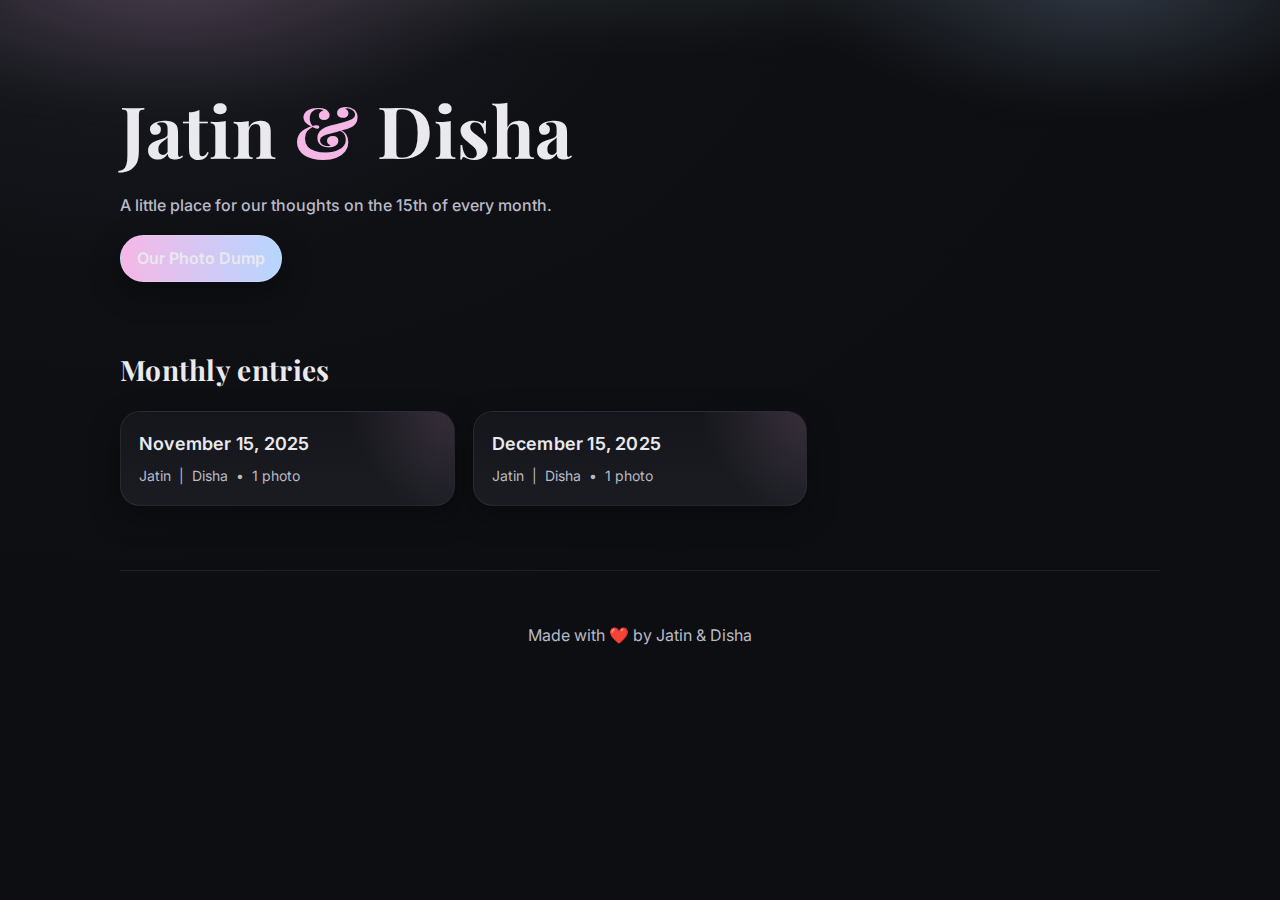
<file: index.html>
<!DOCTYPE html>
<html lang="en">
<head>
  <meta charset="utf-8" />
  <meta name="viewport" content="width=device-width, initial-scale=1" />
  <title>Jatin & Disha — Our Journal</title>
  <link rel="preconnect" href="https://fonts.gstatic.com" crossorigin>
  <link href="https://fonts.googleapis.com/css2?family=Playfair+Display:wght@500;700&family=Inter:wght@400;500;600&display=swap" rel="stylesheet">
  <link rel="stylesheet" href="styles/main.css" />
</head>
<body>
  <header class="site-hero">
    <div class="hero-inner container">
      <h1 class="brand">Jatin <span>&amp;</span> Disha</h1>
      <p class="tagline">A little place for our thoughts on the 15th of every month.</p>
      <div class="hero-actions">
        <a class="cta-btn" href="photos/index.html">Our Photo Dump</a>
      </div>
    </div>
    <div class="hero-gradient"></div>
  </header>

  <main class="container section">
    <h2 class="section-title">Monthly entries</h2>
    <div class="card-grid">
      <!-- Current month -->
      <a class="month-card" href="entries/2025-11-15/index.html">
        <div class="month-card-body">
          <div class="month-label">November 15, 2025</div>
          <div class="month-sub">Jatin &nbsp;|&nbsp; Disha &nbsp;•&nbsp; 1 photo</div>
        </div>
      </a>

      <!-- Next month (create when ready and keep link to index.html to avoid folder listing) -->
      <a class="month-card" href="entries/2025-12-15/index.html">
        <div class="month-card-body">
          <div class="month-label">December 15, 2025</div>
          <div class="month-sub">Jatin &nbsp;|&nbsp; Disha &nbsp;•&nbsp; 1 photo</div>
        </div>
      </a>
    </div>
  </main>

  <footer class="site-footer container">
    <p>Made with ❤️ by Jatin &amp; Disha</p>
  </footer>
</body>
</html>
</file>
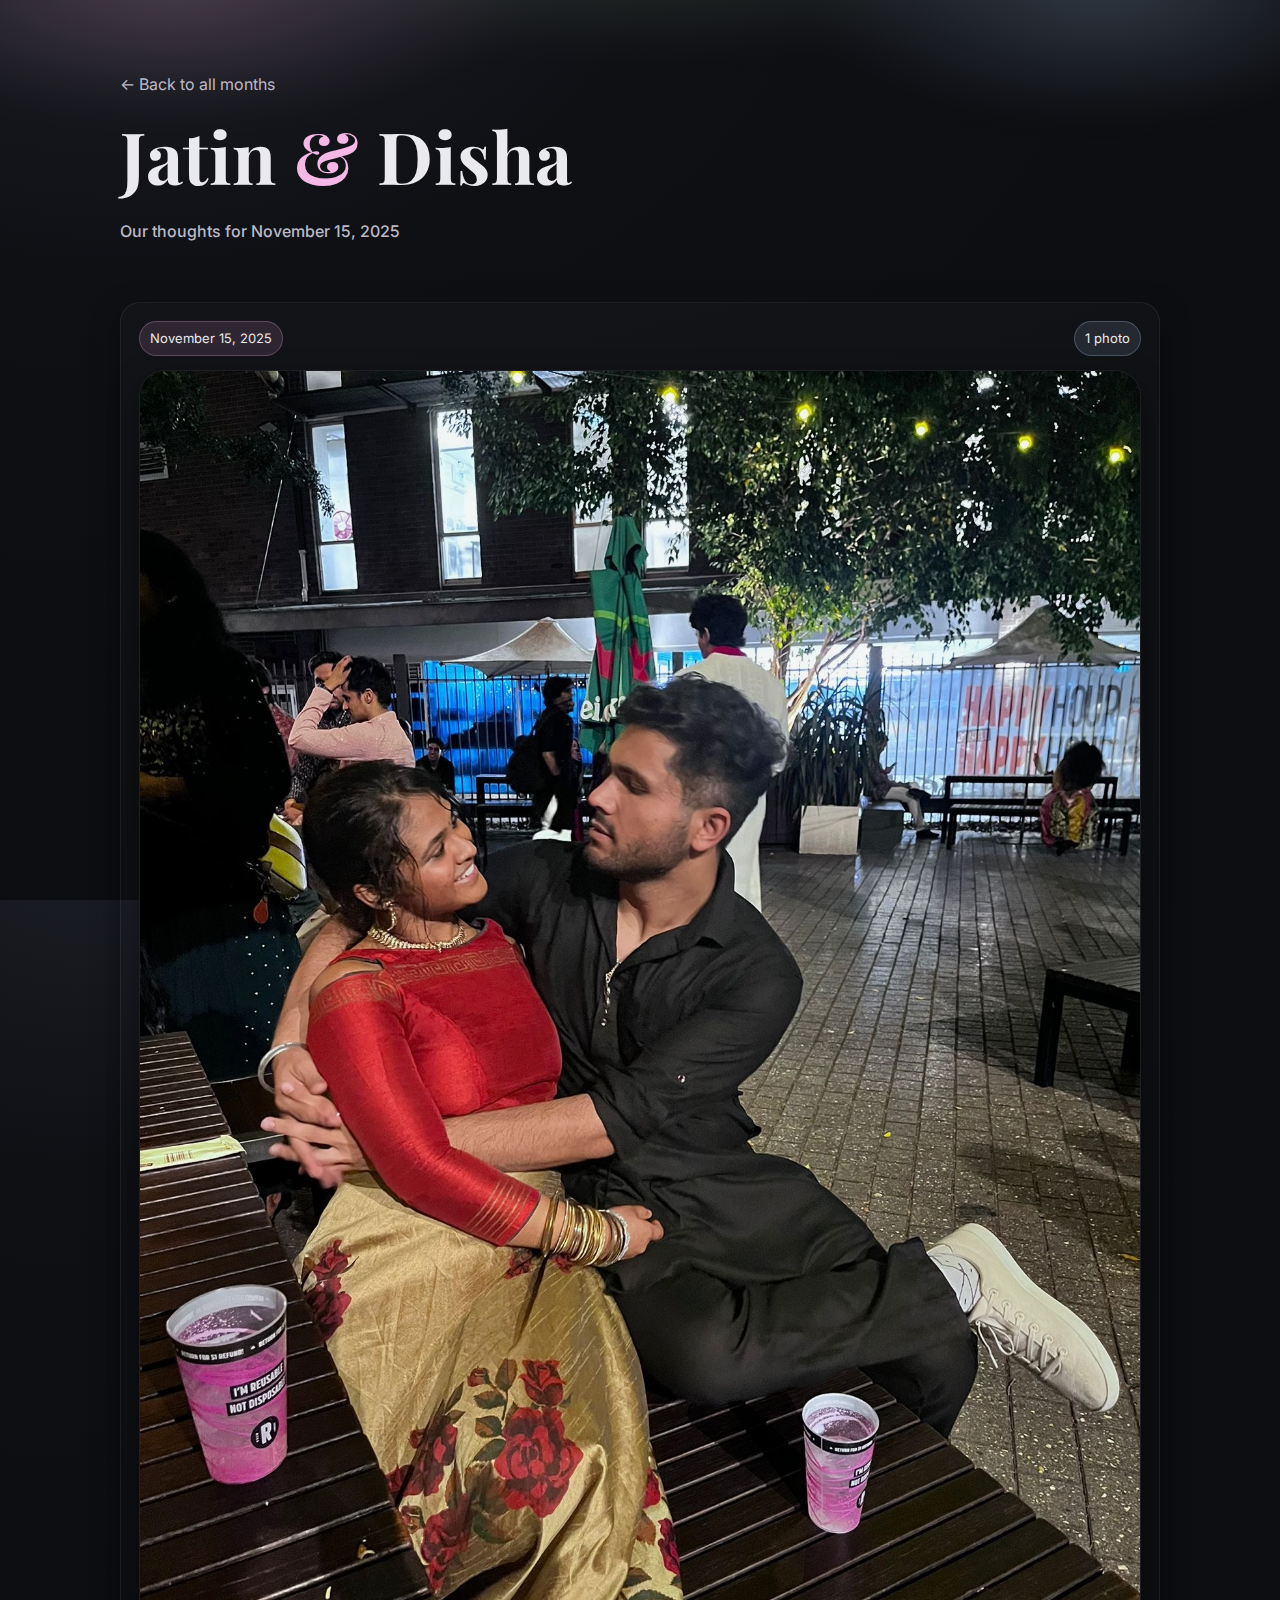
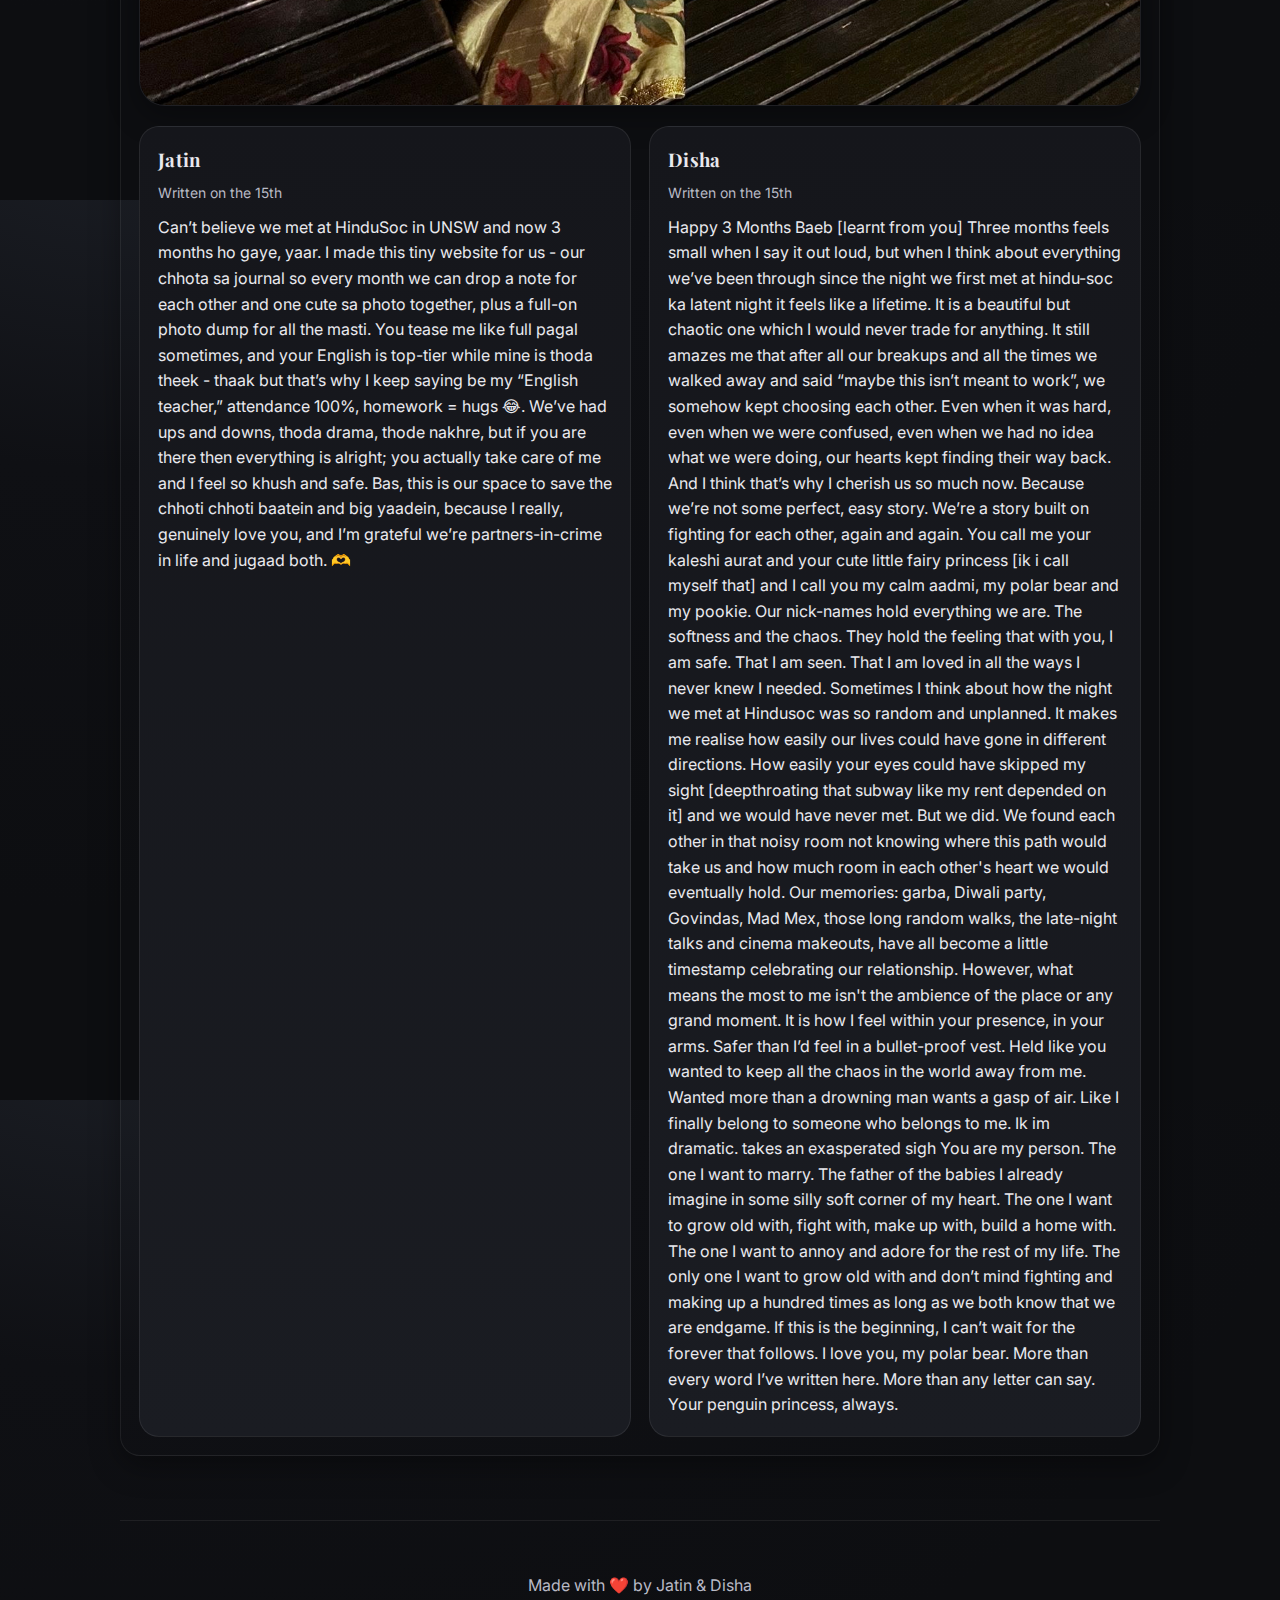
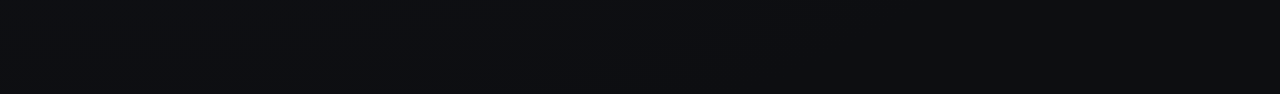
<file: entries/2025-11-15/index.html>
<!DOCTYPE html>
<html lang="en">
<head>
  <meta charset="utf-8" />
  <meta name="viewport" content="width=device-width, initial-scale=1" />
  <title>November 15, 2025 — Jatin & Disha</title>
  <link rel="preconnect" href="https://fonts.gstatic.com" crossorigin>
  <link href="https://fonts.googleapis.com/css2?family=Playfair+Display:wght@500;700&family=Inter:wght@400;500;600&display=swap" rel="stylesheet">
  <link rel="stylesheet" href="../../styles/main.css" />
</head>
<body>
  <header class="site-hero">
    <div class="hero-inner container">
      <div class="breadcrumb">
        <a href="../../index.html">← Back to all months</a>
      </div>
      <h1 class="brand">Jatin <span>&amp;</span> Disha</h1>
      <p class="tagline">Our thoughts for November 15, 2025</p>
    </div>
    <div class="hero-gradient"></div>
  </header>

  <main class="container section">
    <div class="month-wrap">
      <div class="month-meta">
        <div class="date-pill">November 15, 2025</div>
        <div class="date-pill" style="background: rgba(182,214,255,0.12); border-color: rgba(182,214,255,0.25);">
          1 photo
        </div>
      </div>

      <!-- Featured photo — replace photo.jpg when you add it -->
      <figure class="photo">
        <img src="./photo.jpg" alt="Our month photo" />
      </figure>

      <div class="columns">
        <!-- Jatin -->
        <article class="column">
          <h3>Jatin</h3>
          <p class="byline">Written on the 15th</p>
          <div class="entry">
            <!-- Paste your text here (simple paragraphs).
                 If you have your entry in jatin.md, just copy-paste it as plain text or paragraphs. -->
            <p>Can’t believe we met at HinduSoc in UNSW and now 3 months ho gaye, yaar. I made this tiny website for us - our chhota sa journal so every month we can drop a note for each other and one cute sa photo together, plus a full-on photo dump for all the masti. You tease me like full pagal sometimes, and your English is top-tier while mine is thoda theek - thaak but that’s why I keep saying be my “English teacher,” attendance 100%, homework = hugs 😂. We’ve had ups and downs, thoda drama, thode nakhre, but if you are there then everything is alright; you actually take care of me and I feel so khush and safe. Bas, this is our space to save the chhoti chhoti baatein and big yaadein, because I really, genuinely love you, and I’m grateful we’re partners-in-crime in life and jugaad both. 🫶</p>
          </div>
        </article>

        <!-- Disha -->
        <article class="column">
          <h3>Disha</h3>
          <p class="byline">Written on the 15th</p>
          <div class="entry">
            <!-- Paste Disha’s text here (from disha.md). -->
            <p>Happy 3 Months Baeb [learnt from you]
Three months feels small when I say it out loud, but when I think about everything we’ve been through since the night we first met at hindu-soc ka latent night it feels like a lifetime. It is a beautiful but chaotic one which I would never trade for anything.
It still amazes me that after all our breakups and all the times we walked away and said “maybe this isn’t meant to work”, we somehow kept choosing each other. Even when it was hard, even when we were confused, even when we had no idea what we were doing, our hearts kept finding their way back. And I think that’s why I cherish us so much now. Because we’re not some perfect, easy story. We’re a story built on fighting for each other, again and again.
You call me your kaleshi aurat and your cute little fairy princess [ik i call myself that] and I call you my calm aadmi, my polar bear and my pookie. Our nick-names hold everything we are. The softness and the chaos. They hold the feeling that with you, I am safe. That I am seen. That I am loved in all the ways I never knew I needed.
Sometimes I think about how the night we met at Hindusoc was so random and unplanned. It makes me realise how easily our lives could have gone in different directions. How easily your eyes could have skipped my sight [deepthroating that subway like my rent depended on it] and we would have never met. But we did. We found each other in that noisy room not knowing where this path would take us and how much room in each other's heart we would eventually hold.
Our memories: garba, Diwali party, Govindas, Mad Mex, those long random walks, the late-night talks and cinema makeouts, have all become a little timestamp celebrating our relationship. However, what means the most to me isn't the ambience of the place or any grand moment. 
It is how I feel within your presence, in your arms. Safer than I’d feel in a bullet-proof vest. Held like you wanted to keep all the chaos in the world away from me. Wanted more than a drowning man wants a gasp of air. Like I finally belong to someone who belongs to me. Ik im dramatic. takes an exasperated sigh
You are my person. The one I want to marry. The father of the babies I already imagine in some silly soft corner of my heart. 
The one I want to grow old with, fight with, make up with, build a home with. The one I want to annoy and adore for the rest of my life. The only one I want to grow old with and don’t mind fighting and making up a hundred times as long as we both know that we are endgame. 
If this is the beginning, I can’t wait for the forever that follows.
I love you, my polar bear. More than every word I’ve written here. More than any letter can say.
Your penguin princess, always.</p>
          </div>
        </article>
      </div>
    </div>
  </main>

  <footer class="site-footer container">
    <p>Made with ❤️ by Jatin &amp; Disha</p>
  </footer>
</body>
</html>
</file>
<file: styles/main.css>
:root{
  --bg: #0f0f12;
  --panel: #15161b;
  --panel-2: #1a1c22;
  --text: #e9e9ee;
  --muted: #b9bac6;
  --brand-1: #f5b7e6;
  --brand-2: #b6d6ff;
  --brand-3: #d8ffd1;
  --ring: rgba(255,255,255,0.14);
  --shadow: 0 10px 30px rgba(0,0,0,0.35);
  --radius: 20px;
}

*{ box-sizing:border-box; }
html,body{ height:100%; }
body{
  margin:0;
  font-family: "Inter", system-ui, -apple-system, Segoe UI, Roboto, "Helvetica Neue", Arial, "Noto Sans", "Apple Color Emoji", "Segoe UI Emoji";
  color: var(--text);
  background: radial-gradient(1200px 800px at 10% -10%, #1c1f26 0%, #0f1014 45%, #0d0e11 100%), var(--bg);
  line-height:1.6;
}

.container{ width:min(1040px, 92%); margin-inline:auto; }

/* Hero */
.site-hero{
  position:relative; overflow:hidden; padding: 72px 0 48px;
}
.hero-gradient{
  position:absolute; inset:-20% -10% auto -10%;
  height: 420px;
  background:
    radial-gradient(600px 220px at 20% 10%, rgba(245,183,230,0.22), transparent 60%),
    radial-gradient(500px 220px at 80% 10%, rgba(182,214,255,0.22), transparent 60%),
    radial-gradient(800px 260px at 50% -10%, rgba(216,255,209,0.18), transparent 60%);
  filter: blur(20px);
  pointer-events:none;
}
.brand{
  font-family: "Playfair Display", serif;
  font-size: clamp(42px, 6vw, 72px);
  letter-spacing:0.5px;
  margin:0 0 6px;
}
.brand span{ color: var(--brand-1); }
.tagline{
  margin:0;
  color: var(--muted);
  font-weight:500;
}

/* Sections */
.section{ padding: 10px 0 64px; }
.section-title{
  font-family: "Playfair Display", serif;
  font-size: clamp(22px, 2.8vw, 28px);
  margin: 8px 0 18px;
  letter-spacing:0.3px;
}

/* Cards */
.card-grid{
  display:grid;
  grid-template-columns: repeat(auto-fill, minmax(260px, 1fr));
  gap:18px;
}
.month-card{
  display:block;
  text-decoration:none;
  color:inherit;
  background: linear-gradient(180deg, var(--panel), var(--panel-2));
  border:1px solid rgba(255,255,255,0.07);
  border-radius: var(--radius);
  padding:18px;
  box-shadow: var(--shadow);
  transition: transform .18s ease, box-shadow .18s ease, border-color .18s ease;
  position:relative;
  overflow:hidden;
}
.month-card::before{
  content:"";
  position:absolute; inset:-40% -40% auto auto; height:240px; aspect-ratio:1;
  background: radial-gradient(closest-side, rgba(245,183,230,0.18), transparent);
  transform: translate(0, -40%);
}
.month-card:hover{
  transform: translateY(-3px);
  border-color: var(--ring);
  box-shadow: 0 14px 34px rgba(0,0,0,0.45);
}
.month-card-body{ position:relative; }
.month-label{
  font-weight: 600;
  font-size: 18px;
  letter-spacing: 0.2px;
}
.month-sub{
  margin-top: 6px;
  color: var(--muted);
  font-size: 14px;
}

/* Footer */
.site-footer{
  padding: 36px 0 80px;
  color: var(--muted);
  text-align:center;
  border-top: 1px solid rgba(255,255,255,0.07);
}

/* Month page layout */
.month-wrap{
  background: linear-gradient(180deg, rgba(255,255,255,0.02), transparent 40%);
  border:1px solid rgba(255,255,255,0.07);
  border-radius: var(--radius);
  padding: 18px;
  box-shadow: var(--shadow);
}
.month-meta{
  display:flex; align-items:center; justify-content:space-between;
  gap:12px; margin-bottom:14px;
}
.breadcrumb a{ color:var(--muted); text-decoration:none; }
.breadcrumb a:hover{ text-decoration:underline; }

.date-pill{
  padding:6px 10px; border-radius:999px;
  background: rgba(245,183,230,0.12);
  border:1px solid rgba(245,183,230,0.25);
  color: var(--text);
  font-size: 13px;
}

.photo{
  background: #0c0d11;
  border:1px solid rgba(255,255,255,0.08);
  border-radius: calc(var(--radius) + 6px);
  overflow:hidden;
  box-shadow: var(--shadow);
  margin: 10px 0 20px;
}
.photo img{
  width:100%; height:auto; display:block;
}

.columns{
  display:grid; grid-template-columns: 1fr 1fr; gap:18px;
}
@media (max-width: 880px){
  .columns{ grid-template-columns: 1fr; }
}

.column{
  background: linear-gradient(180deg, var(--panel), var(--panel-2));
  border:1px solid rgba(255,255,255,0.08);
  border-radius: var(--radius);
  padding:18px;
}

.column h3{
  margin:0 0 8px; font-family:"Playfair Display", serif; letter-spacing:.3px;
}
.column .byline{
  margin:0 0 10px; color:var(--muted); font-size:14px;
}
.column .entry{
  color: var(--text);
}
.column .entry p{ margin: 0 0 12px; }
.column .entry p:last-child{ margin-bottom:0; }


/* --- CTA button on hero --- */
.hero-actions{ margin-top:16px; }
.cta-btn{
  display:inline-block;
  padding:10px 16px;
  border-radius:999px;
  text-decoration:none;
  color: var(--text);
  background: linear-gradient(90deg, var(--brand-1), var(--brand-2));
  font-weight:600;
  border: 1px solid rgba(255,255,255,0.14);
  box-shadow: var(--shadow);
  transition: transform .15s ease, filter .15s ease;
}
.cta-btn:hover{ transform: translateY(-2px); filter: brightness(1.05); }

/* --- Photo gallery --- */
.gallery-grid{
  display:grid;
  grid-template-columns: repeat(auto-fill, minmax(220px, 1fr));
  gap:18px;
}
.tile{
  display:block; text-decoration:none; color:inherit;
}
.tile figure{
  margin:0; background: linear-gradient(180deg, var(--panel), var(--panel-2));
  border:1px solid rgba(255,255,255,0.08);
  border-radius: var(--radius);
  overflow:hidden;
  box-shadow: var(--shadow);
  transition: transform .15s ease, border-color .15s ease, box-shadow .15s ease;
}
.tile img{ display:block; width:100%; height:auto; }
.tile figcaption{
  padding:10px 12px; font-size:14px; color: var(--muted);
  border-top:1px solid rgba(255,255,255,0.06);
}
.tile:hover figure{
  transform: translateY(-3px);
  border-color: var(--ring);
  box-shadow: 0 14px 34px rgba(0,0,0,0.45);
}
</file>
